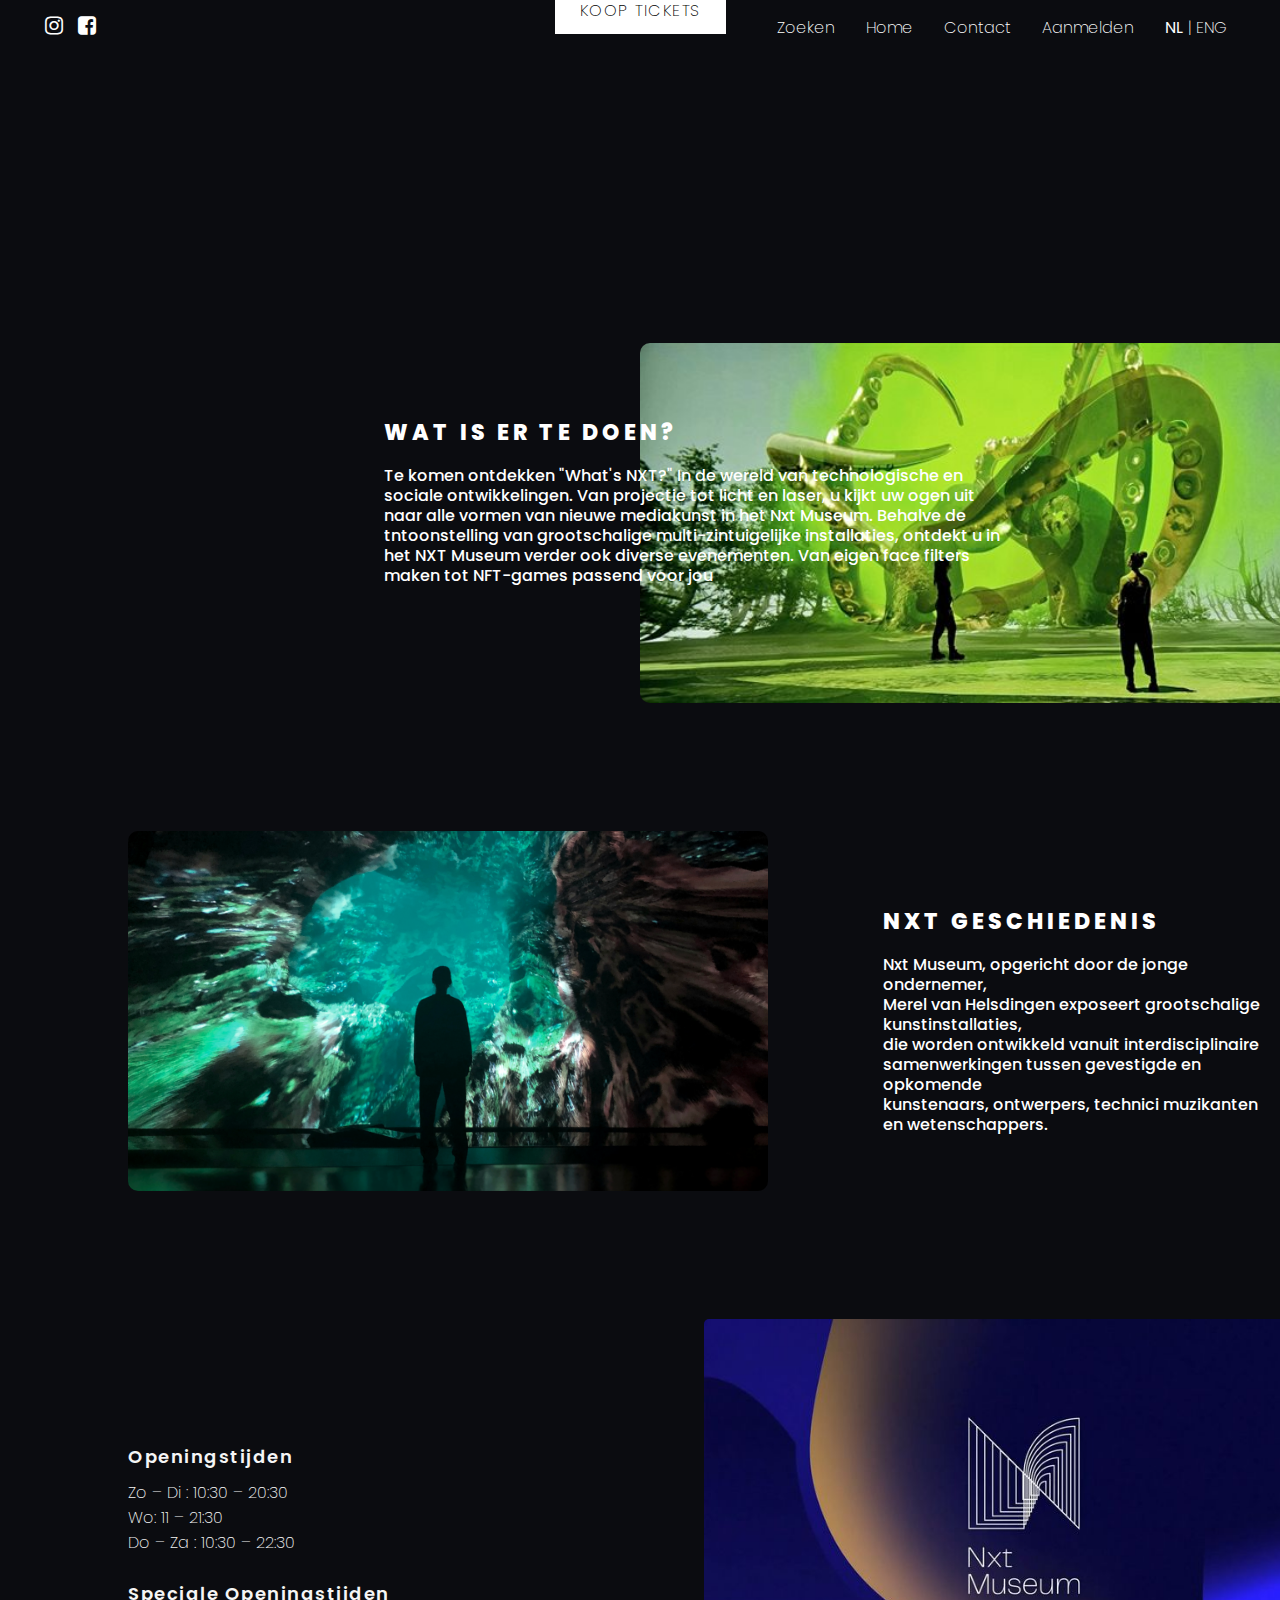
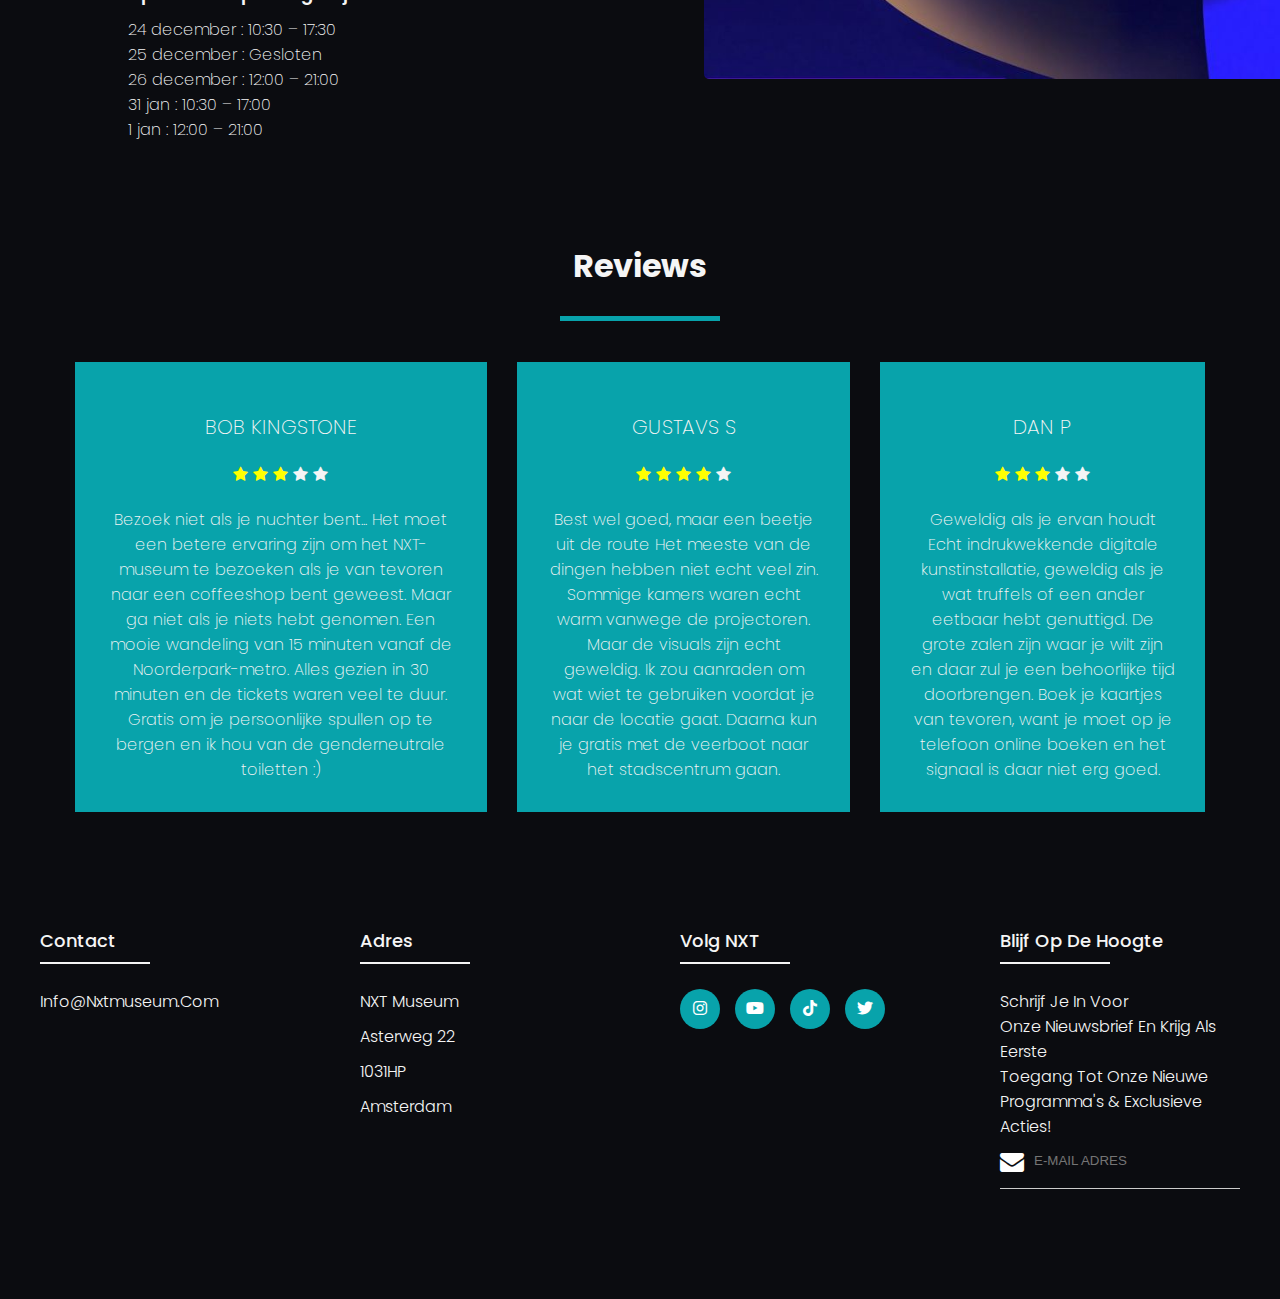
<file: web god/index.html>
<!DOCTYPE html>
<html lang="en">

<head>
    <meta charset="UTF-8">
    <meta name="viewport" content="width=device-width, initial-scale=1.0">
    <link rel="stylesheet" href="https://cdnjs.cloudflare.com/ajax/libs/font-awesome/4.7.0/css/font-awesome.min.css"
        integrity="sha512-SfTiTlX6kk+qitfevl/7LibUOeJWlt9rbyDn92a1DqWOw9vWG2MFoays0sgObmWazO5BQPiFucnnEAjpAB+/Sw=="
        crossorigin="anonymous" referrerpolicy="no-referrer" />
    <link rel="preconnect" href="https://fonts.googleapis.com">
    <link rel="preconnect" href="https://fonts.gstatic.com" crossorigin>
    <link href="https://fonts.googleapis.com/css2?family=Poppins:wght@100;200;300;400;500&family=Righteous&display=swap"
        rel="stylesheet">
    <script src="https://cdnjs.cloudflare.com/ajax/libs/jquery/3.7.1/jquery.min.js"
        integrity="sha512-v2CJ7UaYy4JwqLDIrZUI/4hqeoQieOmAZNXBeQyjo21dadnwR+8ZaIJVT8EE2iyI61OV8e6M8PP2/4hpQINQ/g=="
        crossorigin="anonymous" referrerpolicy="no-referrer"></script>
    <link rel="stylesheet" href="https://cdnjs.cloudflare.com/ajax/libs/font-awesome/6.5.1/css/all.min.css">
    <link rel="stylesheet" href="https://cdnjs.cloudflare.com/ajax/libs/font-awesome/4.7.0/css/font-awesome.min.css">
    <link rel="stylesheet" href="style.css">

    <title>Landinspage</title>
</head>

<body>
    <header>
        <nav id="taskbar">
            <div class="socials">
                <ul>
                    <li><a href="https://www.instagram.com/nxtmuseum/"><i class="icon fa fa-instagram" aria-hidden="true"></i></a></li>
                    <li><a href="https://www.facebook.com/nxtmuseum/?locale=nl_NL"><i class="icon fa fa-facebook-square" aria-hidden="true"></i></a></li>
                </ul>
            </div>
            <div class="menu">
                <ul>
                    <li><a data-lang="0" href="#">Zoeken</a></li>
                    <li><a data-lang="1" href="#">Home</a></li>
                    <li><a data-lang="2" href="#">Contact</a></li>
                    <li><a data-lang="3" href="#">Aanmelden</a></li>
                    <li><a href="indexeng.html"><b>NL</b> | ENG</a></li>
                </ul>
                
            </div>
        </nav>
       
        <section class="slideshow">
            <div id="slideshow">
                <img class="slide" src="img/slide1.jpg" alt="Slide 1">
                <img class="slide" src="img/slide2.jpg" alt="Slide 2">
                <img class="slide" src="img/slide3.jpg" alt="Slide 3">
                
            </div>

            <article class="NXT">

                <h1>Wat is NXT?</h1>
                <p>NXT Museum is het eerste museum in Nederland dat zich volledig richt op mediakunst. We exposeren
                    kunstwerken die gebruik maken van moderne technologieën van het heden en van de toekomst. Omdat
                    kunst de tijdsgeest weerspiegelt, geloven wij dat de meest innovatieve kunst ons de mogelijkheid
                    geeft om op de impact van technologische ontwikkelingen te reflecteren. Een moment van bezinning in
                    een realiteit die alsmaar sneller doorontwikkelt.</p>
                <a href="https://tickets.nxtmuseum.com/nl/tickets?_gl=1*g7lu0y*_ga*MzYwNDQ5MDMwLjE3MDA2NTAwNjc.*_ga_FL5TDXMYGX*MTcwMTg2MDQ2Ni4xMS4xLjE3MDE4NjA0ODcuMC4wLjA.*_fplc*QngzT0FKSER4U3ElMkIlMkZCWTdXTWdMNHFGd1h3QVppZEtROU1zaGVqdHRZTm9oU281ZENMbnRNeGU4WXJiZkFHJTJGVU40M2ozQ3BkOXBEMjhuM1pCb2lYMlYzUDA1b2lvbTI5NjhkMTNTRDVzeWsxNkFQZFdMbzZtVFloeGE0TlJnJTNEJTNE"
                    class="button">Koop tickets</a>
            </article>
        </section>
        

    </header>
    <section class="info">
        <img id=foto3 src="img/1_libby_heaney_q_is_for_climate_2023_at_nxt_museum_hero.jpg" alt="octopus in het groen">
        <div class="Info-text">
            <h3>Wat is er te doen?</h3>
            <p>Te komen ontdekken "What's NXT?" In de wereld van technologische en <br>
                sociale ontwikkelingen. Van projectie tot licht en laser, u kijkt uw ogen uit <br>
                naar alle vormen van nieuwe mediakunst in het Nxt Museum. Behalve de <br>
                tntoonstelling van grootschalige multi-zintuigelijke installaties, ontdekt u in <br>
                het NXT Museum verder ook diverse evenementen. Van eigen face filters <br>
                maken tot NFT-games passend voor jou</p>
        </div>
    </section>




    <section class="geschiedenis">
        <img id="foto2" src="img/Nxt-Museum-Portfolio-1536x864.png" alt="Super coole ruimte kamer aquarium dinges">
        <div class="geschiedenis-tekst">
            <h3>NXT geschiedenis</h3>
            <p>Nxt Museum, opgericht door de jonge ondernemer,<br> Merel van Helsdingen
                exposeert grootschalige kunstinstallaties,<br> die worden ontwikkeld vanuit interdisciplinaire<br>
                samenwerkingen
                tussen gevestigde en
                opkomende<br> kunstenaars, ontwerpers, technici
                muzikanten <br>en wetenschappers.</p>
        </div>
    </section>

    <script src="app.js"></script>
    <section class="tijdeninfo">
        <img id="foto1" src="img/nxt opening.jpg">
        <article class="tijden">
            <h2>Openingstijden </h2>
            <p>
                Zo – Di : 10:30 – 20:30 <br>
                Wo: 11 – 21:30 <br>
                Do – Za : 10:30 – 22:30
            </p> <br>
            <h2>Speciale Openingstijden</h2>
            <p>
                24 december : 10:30 – 17:30<br>
                25 december : Gesloten<br>
                26 december : 12:00 – 21:00<br>
                31 jan : 10:30 – 17:00<br>
                1 jan : 12:00 – 21:00
            </p>
        </article>
    </section>
    <div class="reviews">
        <div class="inner">
            <h1>Reviews</h1>
            <div class="border"></div>

            <section class="reviews-container">
                <div class="row">
                    <div class="col">
                        <div class="review">
                            <div class="name">Bob kingstone</div>
                            <div class="stars">
                                <span class="fa fa-star checked"></span>
                                <span class="fa fa-star checked"></span>
                                <span class="fa fa-star checked"></span>
                                <span class="fa fa-star"></span>
                                <span class="fa fa-star"></span>
                            </div>
                            <p>Bezoek niet als je nuchter bent... 
                                Het moet een betere ervaring zijn om het NXT-museum te bezoeken als je van tevoren naar 
                                een coffeeshop bent geweest. Maar ga niet als je niets hebt genomen. Een mooie wandeling 
                                van 15 minuten vanaf de Noorderpark-metro. Alles gezien in 30 minuten en de tickets waren 
                                veel te duur. Gratis om je persoonlijke spullen op te bergen en ik hou van de genderneutrale 
                                toiletten :)
                            </p>
                        </div>
                    </div>
                </div>

                <div class="row">
                    <div class="col">
                        <div class="review">
                            <div class="name">Gustavs s </s></div>
                            <div class="stars">
                                <span class="fa fa-star checked"></span>
                                <span class="fa fa-star checked"></span>
                                <span class="fa fa-star checked"></span>
                                <span class="fa fa-star checked"></span>
                                <span class="fa fa-star"></span>
                            </div>
                            <p>Best wel goed, maar een beetje uit de route Het meeste van de dingen hebben niet echt veel 
                                zin. Sommige kamers waren echt warm vanwege de projectoren. Maar de visuals zijn echt 
                                geweldig. Ik zou aanraden om wat wiet te gebruiken voordat je naar de locatie gaat. Daarna 
                                kun je gratis met de veerboot naar het stadscentrum gaan.</p>
                        </div>
                    </div>
                </div>

                <div class="row">
                    <div class="col">
                        <div class="review">
                            <div class="name">Dan P</div>
                            <div class="stars">
                                <span class="fa fa-star checked"></span>
                                <span class="fa fa-star checked"></span>
                                <span class="fa fa-star checked"></span>
                                <span class="fa fa-star"></span>
                                <span class="fa fa-star"></span>
                            </div>
                            <p>Geweldig als je ervan houdt Echt indrukwekkende digitale kunstinstallatie, geweldig als je wat 
                                truffels of een ander eetbaar hebt genuttigd. De grote zalen zijn waar je wilt zijn en daar zul je 
                                een behoorlijke tijd doorbrengen. Boek je kaartjes van tevoren, want je moet op je telefoon 
                                online boeken en het signaal is daar niet erg goed. </p>
                        </div>
                    </div>
                </div>
            </section>
        </div>
    </div>

    <footer class="footer">
        <div class="footer">
            <div class="rowr">
                <div class="footer-col">
                    <h4>Contact</h4>
                    <ul>
                        <li><a href="#">info@nxtmuseum.com</a></li>
                    </ul>
                </div>
                <div class="footer-col">
                    <h4>Adres</h4>
                    <ul>
                        <li><a href="#">NXT Museum</a></li>
                        <li><a href="#">Asterweg 22</a></li>
                        <li><a href="#">1031HP</a></li>
                        <li><a href="#">Amsterdam</a></li>
                    </ul>
                </div>
                <div class="footer-col">
                    <h4>Volg NXT </h4>
                    <div class="social-links">
                        <a href="https://www.instagram.com/nxtmuseum/" target="_blank"> <i
                                class="fab  fa-instagram"></i></a>
                        <a href="https://www.youtube.com/channel/UC1Afhs22rJqLfblV4GOpFTA" target="_blank"> <i
                                class="fab fa-youtube"></i></a>
                        <a href="https://www.tiktok.com/@nxtmuseum?" target="_blank"> <i class="fab fa-tiktok"></i></a>
                        <a href="https://twitter.com/nxtmuseum" target="_blank"> <i class="fab fa-twitter"></i></a>
                    </div>
                </div>
                <div class="footer-col">
                    <h4>Blijf op de hoogte</h4>
                    <ul>
                        <li><a href="#">Schrijf je in voor <br>
                                onze nieuwsbrief en krijg als eerste <br>
                                toegang tot onze nieuwe
                                programma's & exclusieve acties!</a></li>
                        <form>
                            <i style="font-size:24px" class="fa">&#xf0e0;</i>
                            <input type="email" placeholder="E-MAIL ADRES" required>
                        </form>
                    </ul>
                </div>
            </div>
        </div>

    </footer>
</body>



</html>
</file>
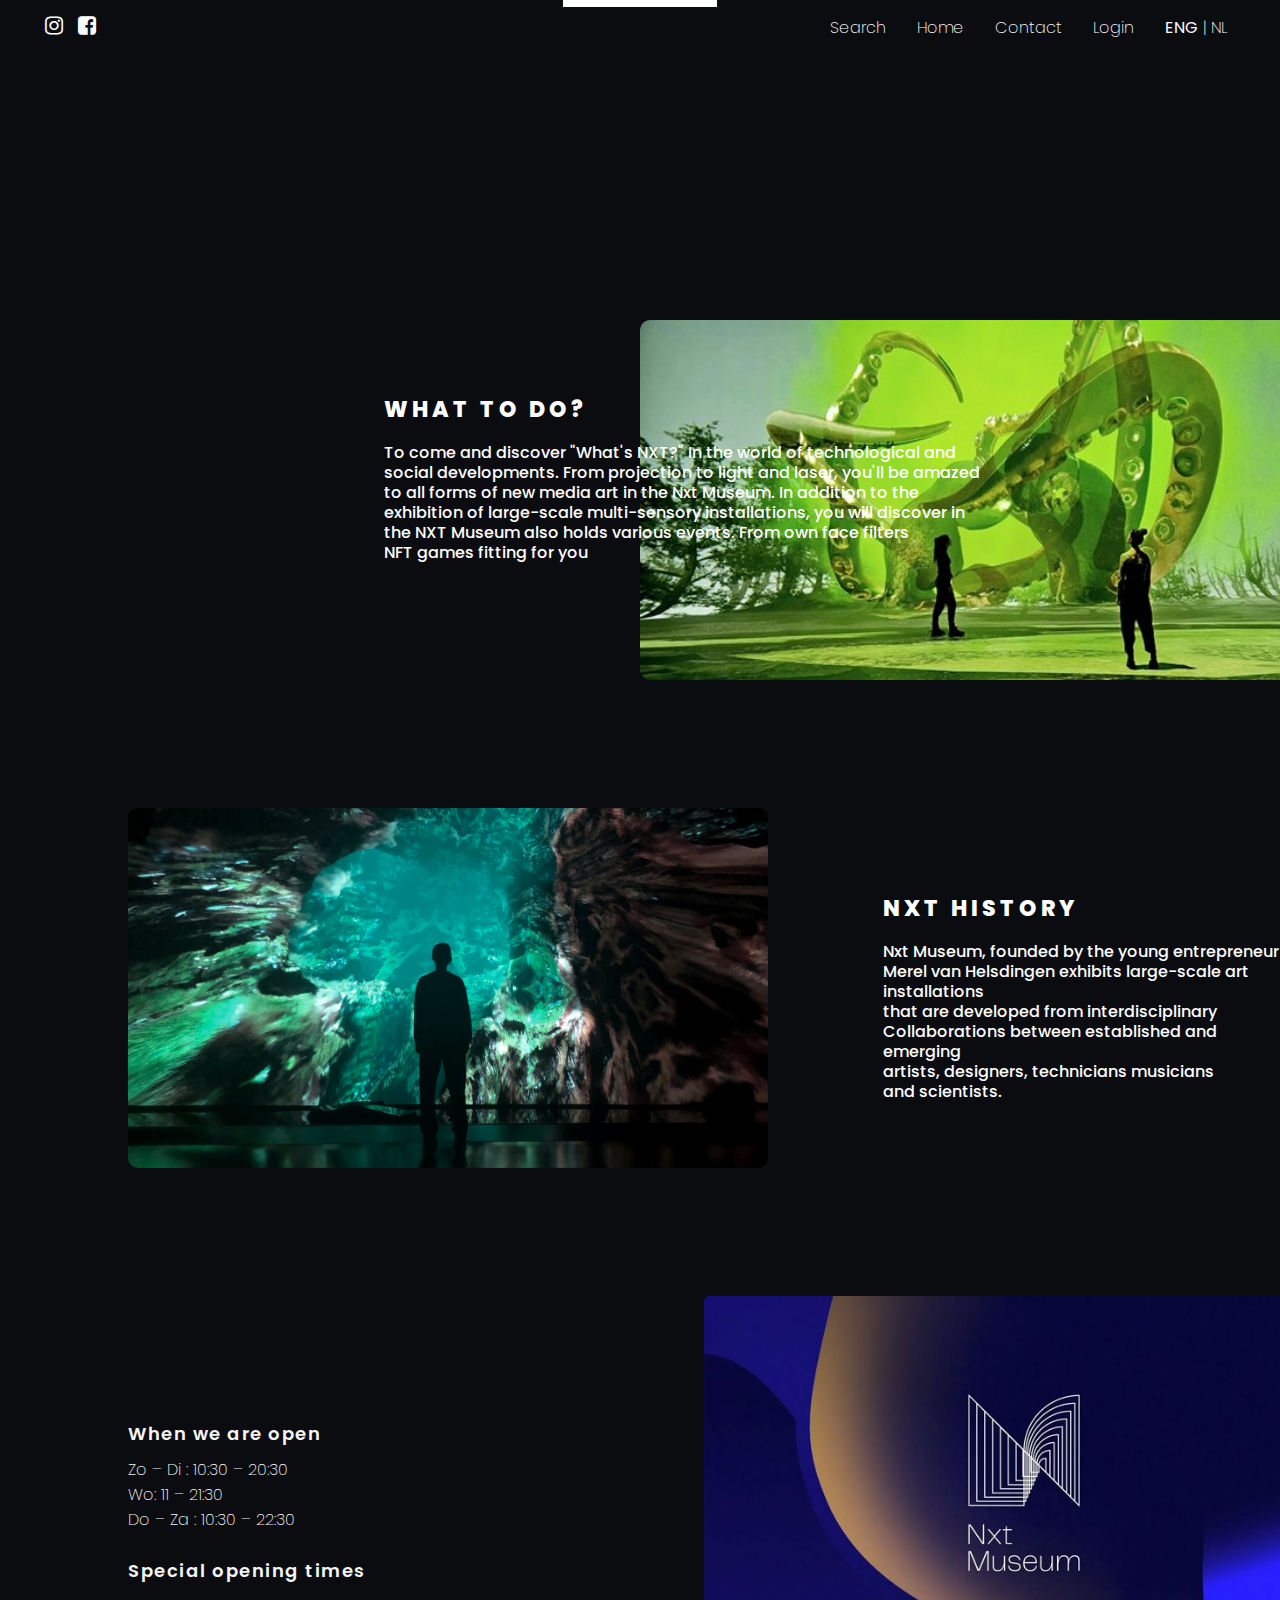
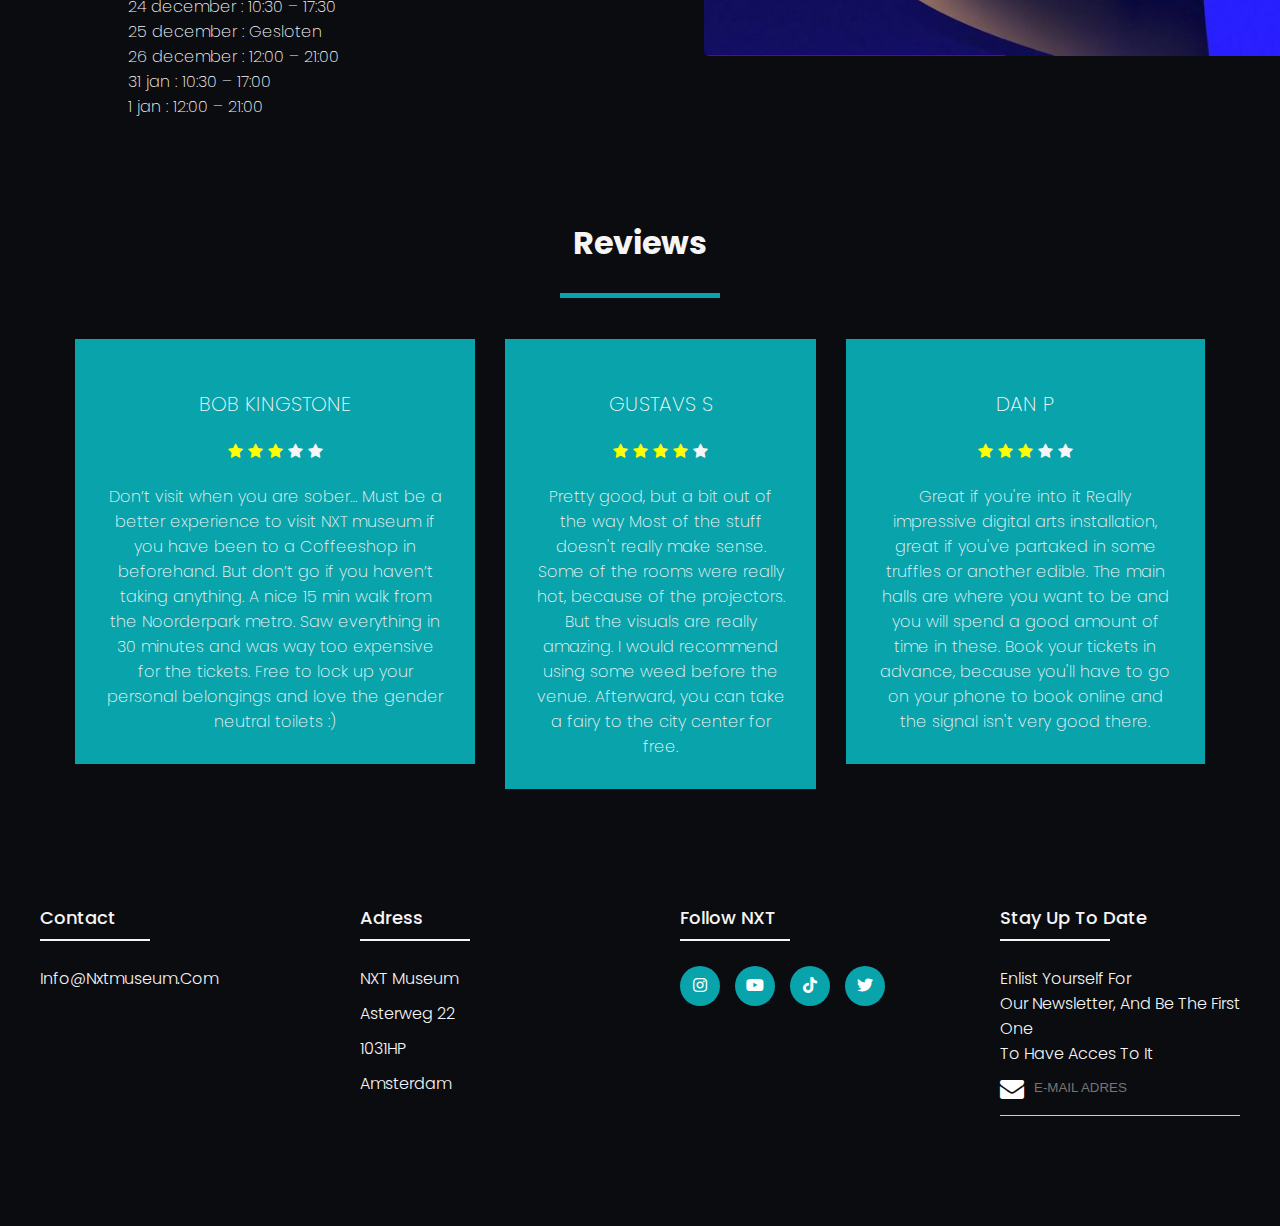
<file: web god/indexeng.html>
<!DOCTYPE html>
<html lang="en">

<head>
    <meta charset="UTF-8">
    <meta name="viewport" content="width=device-width, initial-scale=1.0">
    <link rel="stylesheet" href="https://cdnjs.cloudflare.com/ajax/libs/font-awesome/4.7.0/css/font-awesome.min.css"
        integrity="sha512-SfTiTlX6kk+qitfevl/7LibUOeJWlt9rbyDn92a1DqWOw9vWG2MFoays0sgObmWazO5BQPiFucnnEAjpAB+/Sw=="
        crossorigin="anonymous" referrerpolicy="no-referrer" />
    <link rel="preconnect" href="https://fonts.googleapis.com">
    <link rel="preconnect" href="https://fonts.gstatic.com" crossorigin>
    <link href="https://fonts.googleapis.com/css2?family=Poppins:wght@100;200;300;400;500&family=Righteous&display=swap"
        rel="stylesheet">
    <script src="https://cdnjs.cloudflare.com/ajax/libs/jquery/3.7.1/jquery.min.js"
        integrity="sha512-v2CJ7UaYy4JwqLDIrZUI/4hqeoQieOmAZNXBeQyjo21dadnwR+8ZaIJVT8EE2iyI61OV8e6M8PP2/4hpQINQ/g=="
        crossorigin="anonymous" referrerpolicy="no-referrer"></script>
    <link rel="stylesheet" href="https://cdnjs.cloudflare.com/ajax/libs/font-awesome/6.5.1/css/all.min.css">
    <link rel="stylesheet" href="https://cdnjs.cloudflare.com/ajax/libs/font-awesome/4.7.0/css/font-awesome.min.css">
    <link rel="stylesheet" href="style.css">

    <title>Navigation</title>
</head>

<body>
    <header>
        <nav id="taskbar">
            <div class="socials">
                <ul>
                    <li><a href="https://www.instagram.com/nxtmuseum/"><i class="icon fa fa-instagram" aria-hidden="true"></i></a></li>
                    <li><a href="https://www.facebook.com/nxtmuseum/?locale=nl_NL"><i class="icon fa fa-facebook-square" aria-hidden="true"></i></a></li>
                </ul>
            </div>
            <div class="menu">
                <ul>
                    <li><a data-lang="0" href="#">Search</a></li>
                    <li><a data-lang="1" href="#">Home</a></li>
                    <li><a data-lang="2" href="#">Contact</a></li>
                    <li><a data-lang="3" href="#">Login</a></li>
                    <li><a href="index.html"><b>ENG</b> | NL</a></li>
                </ul>
               
            </div>
        </nav>
       
        <section class="slideshow">
            <div id="slideshow">
                <img class="slide" src="img/slide1.jpg" alt="Slide 1">
                <img class="slide" src="img/slide2.jpg" alt="Slide 2">
                <img class="slide" src="img/slide3.jpg" alt="Slide 3">
                
            </div>

            <article class="NXT">

                <h1>What is NXT?</h1>
                <p>NXT Museum is the first museum in the Netherlands to focus entirely on media art. We exhibit
                    artworks that use modern technologies of the present and of the future. Because
                    art reflects the spirit of the times, we believe that the most innovative art allows us to
                    to reflect on the impact of technological developments. A moment of reflection in
                    a reality that continues to evolve faster and faster.</p>
                <a href="https://tickets.nxtmuseum.com/nl/tickets?_gl=1*g7lu0y*_ga*MzYwNDQ5MDMwLjE3MDA2NTAwNjc.*_ga_FL5TDXMYGX*MTcwMTg2MDQ2Ni4xMS4xLjE3MDE4NjA0ODcuMC4wLjA.*_fplc*QngzT0FKSER4U3ElMkIlMkZCWTdXTWdMNHFGd1h3QVppZEtROU1zaGVqdHRZTm9oU281ZENMbnRNeGU4WXJiZkFHJTJGVU40M2ozQ3BkOXBEMjhuM1pCb2lYMlYzUDA1b2lvbTI5NjhkMTNTRDVzeWsxNkFQZFdMbzZtVFloeGE0TlJnJTNEJTNE"
                    class="button">Buy tickets</a>
            </article>
        </section>
        

    </header>
    <section class="info">
        <img id=foto3 src="img/1_libby_heaney_q_is_for_climate_2023_at_nxt_museum_hero.jpg" alt="a green octopus tentacle">
        <div class="Info-text">
            <h3>What to do?</h3>
            <p>To come and discover "What's NXT?" In the world of technological and <br>
                social developments. From projection to light and laser, you'll be amazed <br>
                to all forms of new media art in the Nxt Museum. In addition to the <br>
                exhibition of large-scale multi-sensory installations, you will discover in <br>
                the NXT Museum also holds various events. From own face filters <br>
                NFT games fitting for you</p>
        </div>
    </section>




    <section class="geschiedenis">
        <img id="foto2" src="img/Nxt-Museum-Portfolio-1536x864.png" alt="Super coole ruimte kamer aquarium dinges">
        <div class="geschiedenis-tekst">
            <h3>NXT History</h3>
            <p>Nxt Museum, founded by the young entrepreneur<br> Merel van Helsdingen
                exhibits large-scale art installations<br> that are developed from interdisciplinary<br>
                Collaborations
                between established and
                emerging<br> artists, designers, technicians
                musicians <br>and scientists.</p>
        </div>
    </section>

    <script src="app.js"></script>
    <section class="tijdeninfo">
        <img id="foto1" src="img/nxt opening.jpg">
        <article class="tijden">
            <h2>When we are open </h2>
            <p>
                Zo – Di : 10:30 – 20:30 <br>
                Wo: 11 – 21:30 <br>
                Do – Za : 10:30 – 22:30
            </p> <br>
            <h2>Special opening times</h2>
            <p>
                24 december : 10:30 – 17:30<br>
                25 december : Gesloten<br>
                26 december : 12:00 – 21:00<br>
                31 jan : 10:30 – 17:00<br>
                1 jan : 12:00 – 21:00
            </p>
        </article>
    </section>
    <div class="reviews">
        <div class="inner">
            <h1>Reviews</h1>
            <div class="border"></div>

            <section class="reviews-container">
                <div class="row">
                    <div class="col">
                        <div class="review">
                            <div class="name">Bob kingstone</div>
                            <div class="stars">
                                <span class="fa fa-star checked"></span>
                                <span class="fa fa-star checked"></span>
                                <span class="fa fa-star checked"></span>
                                <span class="fa fa-star"></span>
                                <span class="fa fa-star"></span>
                            </div>
                            <p>Don’t visit when you are sober…
                                Must be a better experience to visit NXT museum if you have been to a Coffeeshop in
                                beforehand. But don’t go if you haven’t taking anything. A nice 15 min walk from the
                                Noorderpark metro. Saw everything in 30 minutes and was way too expensive for the
                                tickets.
                                Free to lock up your personal belongings and love the gender neutral toilets :)
                            </p>
                        </div>
                    </div>
                </div>

                <div class="row">
                    <div class="col">
                        <div class="review">
                            <div class="name">Gustavs S </s></div>
                            <div class="stars">
                                <span class="fa fa-star checked"></span>
                                <span class="fa fa-star checked"></span>
                                <span class="fa fa-star checked"></span>
                                <span class="fa fa-star checked"></span>
                                <span class="fa fa-star"></span>
                            </div>
                            <p>Pretty good, but a bit out of the way
                                Most of the stuff doesn't really make sense. Some of the rooms were really hot, because
                                of
                                the projectors. But the visuals are really amazing. I would recommend using some weed
                                before the venue. Afterward, you can take a fairy to the city center for free.</p>
                        </div>
                    </div>
                </div>

                <div class="row">
                    <div class="col">
                        <div class="review">
                            <div class="name">Dan P</div>
                            <div class="stars">
                                <span class="fa fa-star checked"></span>
                                <span class="fa fa-star checked"></span>
                                <span class="fa fa-star checked"></span>
                                <span class="fa fa-star"></span>
                                <span class="fa fa-star"></span>
                            </div>
                            <p>Great if you're into it
                                Really impressive digital arts installation, great if you've partaked in some truffles
                                or another
                                edible. The main halls are where you want to be and you will spend a good amount of time
                                in
                                these. Book your tickets in advance, because you'll have to go on your phone to book
                                online
                                and the signal isn't very good there. </p>
                        </div>
                    </div>
                </div>
            </section>
        </div>
    </div>

    <footer class="footer">
        <div class="footer">
            <div class="rowr">
                <div class="footer-col">
                    <h4>Contact</h4>
                    <ul>
                        <li><a href="#">info@nxtmuseum.com</a></li>
                    </ul>
                </div>
                <div class="footer-col">
                    <h4>Adress</h4>
                    <ul>
                        <li><a href="#">NXT Museum</a></li>
                        <li><a href="#">Asterweg 22</a></li>
                        <li><a href="#">1031HP</a></li>
                        <li><a href="#">Amsterdam</a></li>
                        
                    </ul>
                </div>
                <div class="footer-col">
                    <h4>Follow NXT </h4>
                    <div class="social-links">
                        <a href="https://www.instagram.com/nxtmuseum/" target="_blank"> <i
                                class="fab  fa-instagram"></i></a>
                        <a href="https://www.youtube.com/channel/UC1Afhs22rJqLfblV4GOpFTA" target="_blank"> <i
                                class="fab fa-youtube"></i></a>
                        <a href="https://www.tiktok.com/@nxtmuseum?" target="_blank"> <i class="fab fa-tiktok"></i></a>
                        <a href="https://twitter.com/nxtmuseum" target="_blank"> <i class="fab fa-twitter"></i></a>
                    </div>
                </div>
                <div class="footer-col">
                    <h4>Stay up to date</h4>
                    <ul>
                        <li><a href="#">Enlist yourself for <br>
                                our newsletter, and be the first one<br>
                            to have acces to it</a></li>
                        <form>
                            <i style="font-size:24px" class="fa">&#xf0e0;</i>
                            <input type="email" placeholder="E-MAIL ADRES" required>
                        </form>
                    </ul>
                </div>
            </div>
        </div>

    </footer>
</body>



</html>
</file>
<file: web god/style.css>
* {
    padding: 0;
    margin: 0;
    box-sizing: border-box;
}

body {
    font-family: 'Poppins', sans-serif;
    font-weight: 200;
    background-color: #0B0C10;
    color: white;
    scroll-behavior: smooth;
}
  #slideshow {
    max-width: 100%;
    margin-top: -30vw;
    width: 100%;
  }
  
  .slide {
    display: none;
    width: 100%;
    height: 600px;
    margin-top: 30vw;
    background-repeat: repeat;
    animation: fade;
    animation-duration: 1.5s;
  }
nav {
    width: 100%;
    display: flex;
    justify-content: space-between;
    align-items: center;
    background-color: #0B0C10;
    padding: 10px 40px;
    
}

.menu {
    display: flex; 
    align-items: center;
}
.socials li,
.menu li {
    display: inline-block;
    list-style: none;
    margin: 5px;
}
.menu li a {
    text-decoration: none;
    font-size: 16px;
    color: #fff;
    cursor: pointer;
    padding: 4px 8px;
    border-radius: 3px;
    transition: background-color .1s ease-in-out;
}
.menu li a:hover {
    background-color: #2a4c89;
}
.icon {
    font-size: 21px;
    color: #fff;
    cursor: pointer;
}

.content {
    padding: 100px 0;
    margin: 50px auto 0 auto;
    width: 80%;
    background-color: #45a29e;
  }
  .sticky {
    position: fixed;
    top: 0;
    width: 100%;
  }
  
  .progress-bar {
    width: 0;
    height: 3px;
    background-color: #45a29e
    ; 
    position: fixed;
    top: 50px;
    left: 0;
    z-index: 1000;
    transition: width 0.3s ease;
}
* {box-sizing:border-box}
.slideshow-container {
  max-width: 1000px;
  position: relative;
  margin: auto;
}
.mySlides {
  display: none;
}
.prev, .next {
  cursor: pointer;
  position: absolute;
  top: 50%;
  width: auto;
  margin-top: -22px;
  padding: 16px;
  color: white;
  font-weight: bold;
  font-size: 18px;
  transition: 0.6s ease;
  border-radius: 0 3px 3px 0;
  user-select: none;
}
.next {
  right: 0;
  border-radius: 3px 0 0 3px;
}
.prev:hover, .next:hover {
  background-color: rgba(0,0,0,0.8);
}
.text {
  color: #f2f2f2;
  font-size: 15px;
  padding: 8px 12px;
  position: absolute;
  bottom: 8px;
  width: 100%;
  text-align: center;
}
.numbertext {
  color: #f2f2f2;
  font-size: 12px;
  padding: 8px 12px;
  position: absolute;
  top: 0;
}
.dot {
  cursor: pointer;
  height: 15px;
  width: 15px;
  margin: 0 2px;
  background-color: #bbb;
  border-radius: 50%;
  display: inline-block;
  transition: background-color 0.6s ease;
}
.active, .dot:hover {
  background-color: #717171;
}
.fade {
  animation-name: fade;
  animation-duration: 1.5s;
}
@keyframes fade {
  from {opacity: .4}
  to {opacity: 1}
}

.tijden {
  max-width: 1536px;
  margin-left: 10vw;
  width: 1500;
  margin-top: -19vw;
  color: whitesmoke;
}

.tijden h2 {
  font-size: 18px;
  letter-spacing: 1.5px;
  font-weight: 600;
  margin-bottom: 10px;
  color: whitesmoke;
}

#foto1 {
  height: 40vb;
  margin-left: 55vw;
  margin-top: 10vw;
  border-radius: 5px;
  cursor: pointer;
  transition: 0.3s;
}

.slideshow-container {
  background-color: white;
}

.reviews{
  padding: 40px 0;
  text-align: center;
  color: whitesmoke;
  text-align: center;
  margin-top: 60px;
}

.inner{
  max-width: 1200px;
  margin: auto;
  overflow: hidden;
  padding: 0 20px;
}

.border{
  width: 160px;
  height: 5px;
  background:hwb(183 3% 33%);
  margin: 26px auto;
}

.row{
  display: flex;
  flex-wrap: wrap;
  justify-content: center;
}

.col{
  box-sizing: border-box;
  padding: 15px;
}

.review{
  background:  hwb(183 3% 33%);
  padding: 30px;
}

.name{
  font-size: 20px;
  text-transform: uppercase;
  margin: 20px 0;
}

.stars{
  margin-bottom: 20px;
}

.reviews-container{
  display: flex;
  justify-content: space-evenly;
  flex-direction: row;
}

.checked {
  color: yellow;
}

.footer {
    background-color: (0 0% 100% / 0.958);
    padding: 30px 0;
    width: 100%;
}

.footer-col {
    width: 25%;
    padding: 0 40px;
    bottom: 0;
    left: 0;
}

.footer-col h4 {
    font-size: 18px;
    color: whitesmoke;
    text-transform: capitalize;
    margin-bottom: 35px;
    font-weight: 500;
    position: relative;
}

.footer-col h4::before {
    content: '';
    position: absolute;
    left: 0;
    bottom: -10px;
    background-color: whitesmoke;
    height: 2px;
    box-sizing: border-box;
    width: 110px;
}

.footer-col ul li:not(:last-child) {
    margin-bottom: 10px;
}

.footer-col ul li a {
    font-size: 16px;
    text-transform: capitalize;
    color: white;
    text-decoration: none;
    font-weight: 300;
    color: whitesmoke;
    display: block;
    transition: all 0.3s ease;
}

.footer-col ul li a:hover {
    color: hwb(183 3% 33%);
    padding-left: 8px;
}

.footer-col .social-links a {
    display: inline-block;
    height: 40px;
    width: 40px;
    background-color: hwb(183 3% 33%);
    margin: 0 10px 10px 0;
    text-align: center;
    line-height: 40px;
    border-radius: 50%;
    color: white;
    transition: all 0.5s ease;
}

.footer-col .social-links a:hover {
    color: #33cccc;
}

.rowr {
    display: flex;
    flex-wrap: wrap;
}

form {
    padding-bottom: 15px;
    display: flex;
    align-items: center;
    justify-content: space-between;
    border-bottom: 1px solid whitesmoke;
    margin-bottom: 50px;
}

form input {
    width: 100%;
    background: transparent;
    color: #ffffffc5;
    border: 0;
    outline: none;
}

form {
    padding-bottom: 15px;
    display: flex;
    align-items: center;
    justify-content: space-between;
    border-bottom: 1px solid #ccc;
    margin-bottom: 50px;
}

form .fa {
    font-size: 18px;
    margin-right: 10px;
    color: white;
}

div ul {
    list-style: none;
}

.geschiedenis{
    display: grid;
    grid-template-columns: repeat(2,1fr);
    align-items: center;
    gap: 5rem;
    color: white;
}

.geschiedenis-tekst h3{
    font-size: 22px;
    font-weight: 800;
    text-transform: uppercase;
    letter-spacing: 4px;
    margin-bottom: 20px;
    line-height: 1.2;
    margin-left: 35px;
    margin-top: 150PX;
}

.geschiedenis-tekst p{
    font-weight: 500;
    line-height: 20px;
    border-radius: 10px;
    margin-left: 35px;
}

#foto2 {
  height: 40vb;
  border-radius: 10px;
  cursor: pointer;
  margin-left: 10vw;
  margin-top: 10vw;
}

#foto3 {
  height: 40vb;
  border-radius: 10px;
  cursor: pointer;
  margin-left: 50vw;
  margin-top: 0vw;
}

.info{
  display: grid;
  grid-template-columns: repeat(2,1fr);
  align-items: center;
  gap: 5rem;
}

.Info-text h3{
  font-size: 22px;
  font-weight: 800;
  text-transform: uppercase;
  letter-spacing: 4px;
  margin-bottom: 20px;
  line-height: 1.2;
  margin-top: -40px;
  margin-left:-90vw;
}

.Info-text p{
  font-weight: 500;
  line-height: 20px;
  border-radius: 10px;
  margin-left: -90vw;
} 

.NXT {
  width: 50%;
  margin: auto;
  text-align: center;
  margin-top: 25vh; 
  margin-bottom: 25vw;
  border-radius: 10px;
}

.NXT h1 {
  display: flex;
  justify-content: center;
  font-size: 36px;
  color: white;
  letter-spacing: 1.5px;
  font-weight: 600;
  margin-top: -45vw;
}

.NXT p {
  font-size: 18px;
  color: whitesmoke;
  line-height: 1.5;
  margin-bottom: 50px;
}

.NXT .button {
  color: black;
  padding: 12px 25px;
  letter-spacing: 1.5px;
  text-transform: uppercase;
  text-decoration: none;
  background-color: white;
  margin-bottom: 20px;
}

.NXT .button:hover {
  background-color: hwb(183 3% 33%);
  transition: 0.5s ease;
}
</file>
